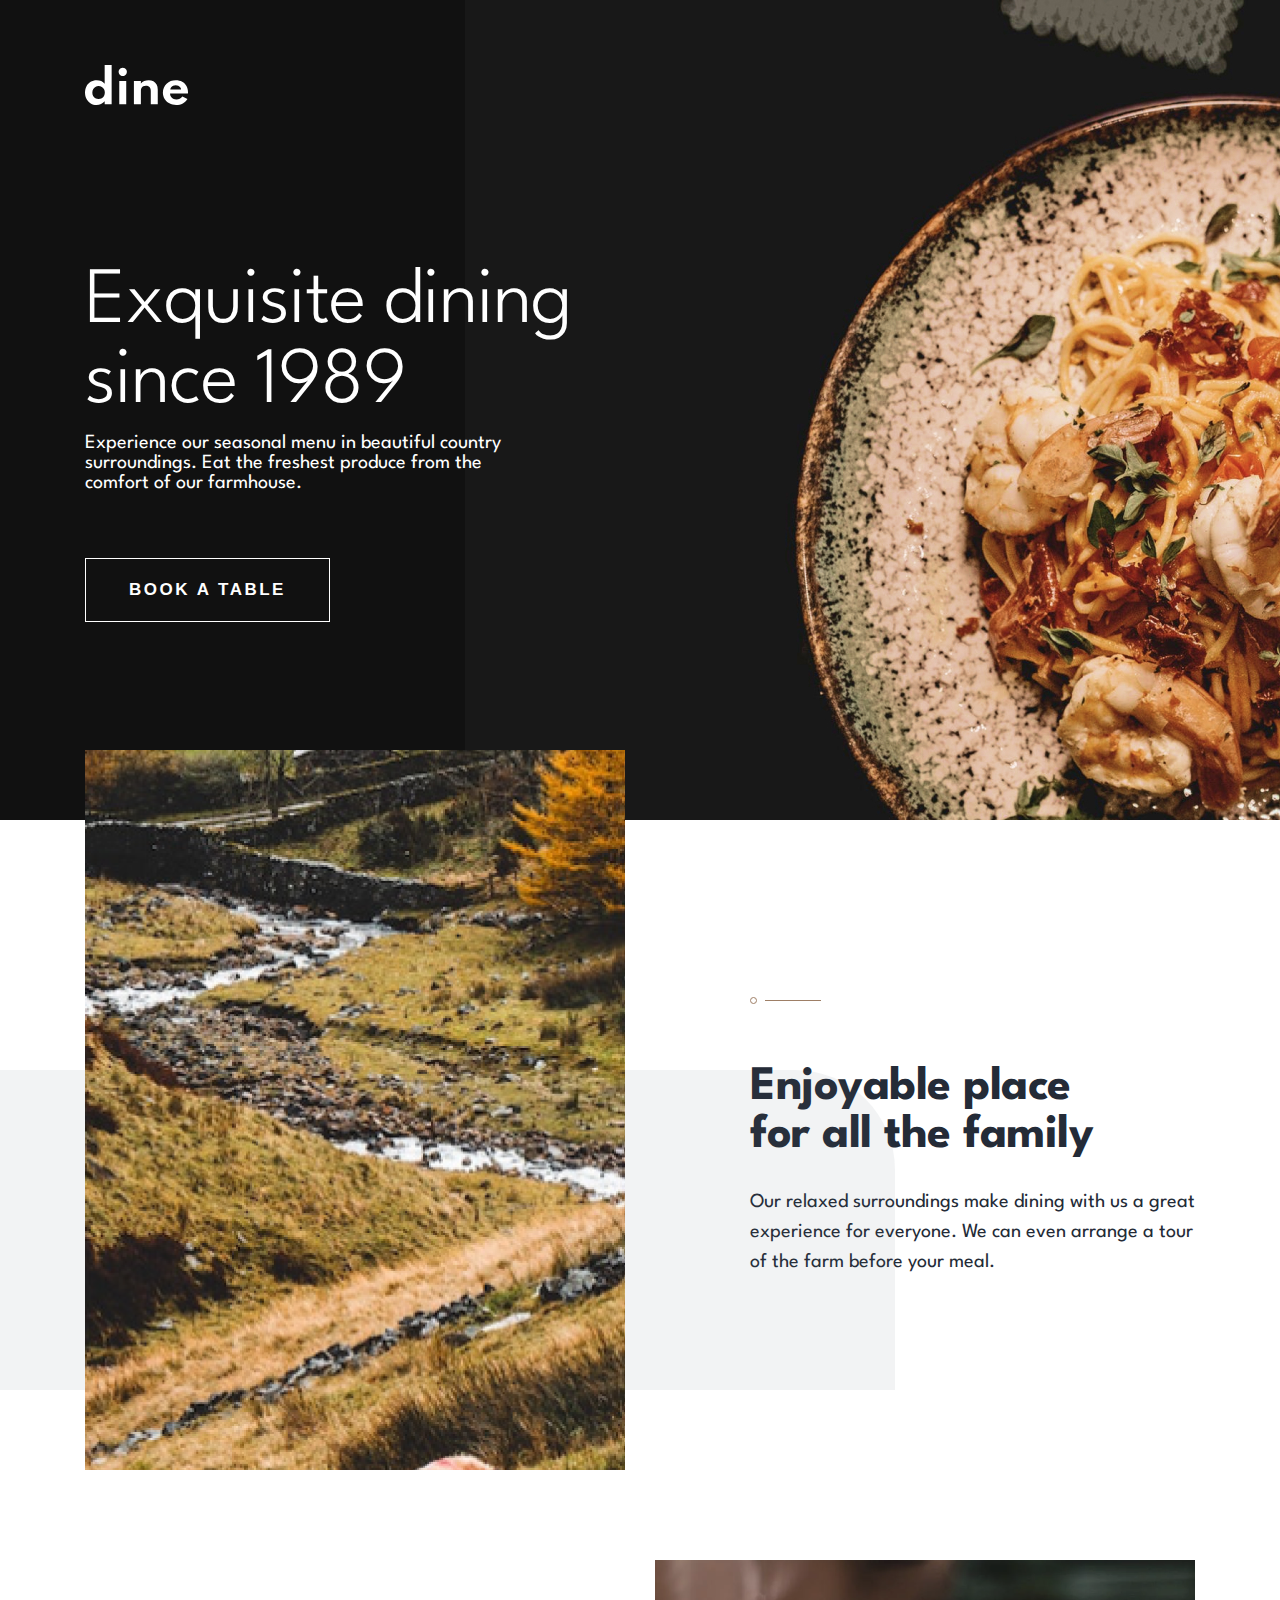
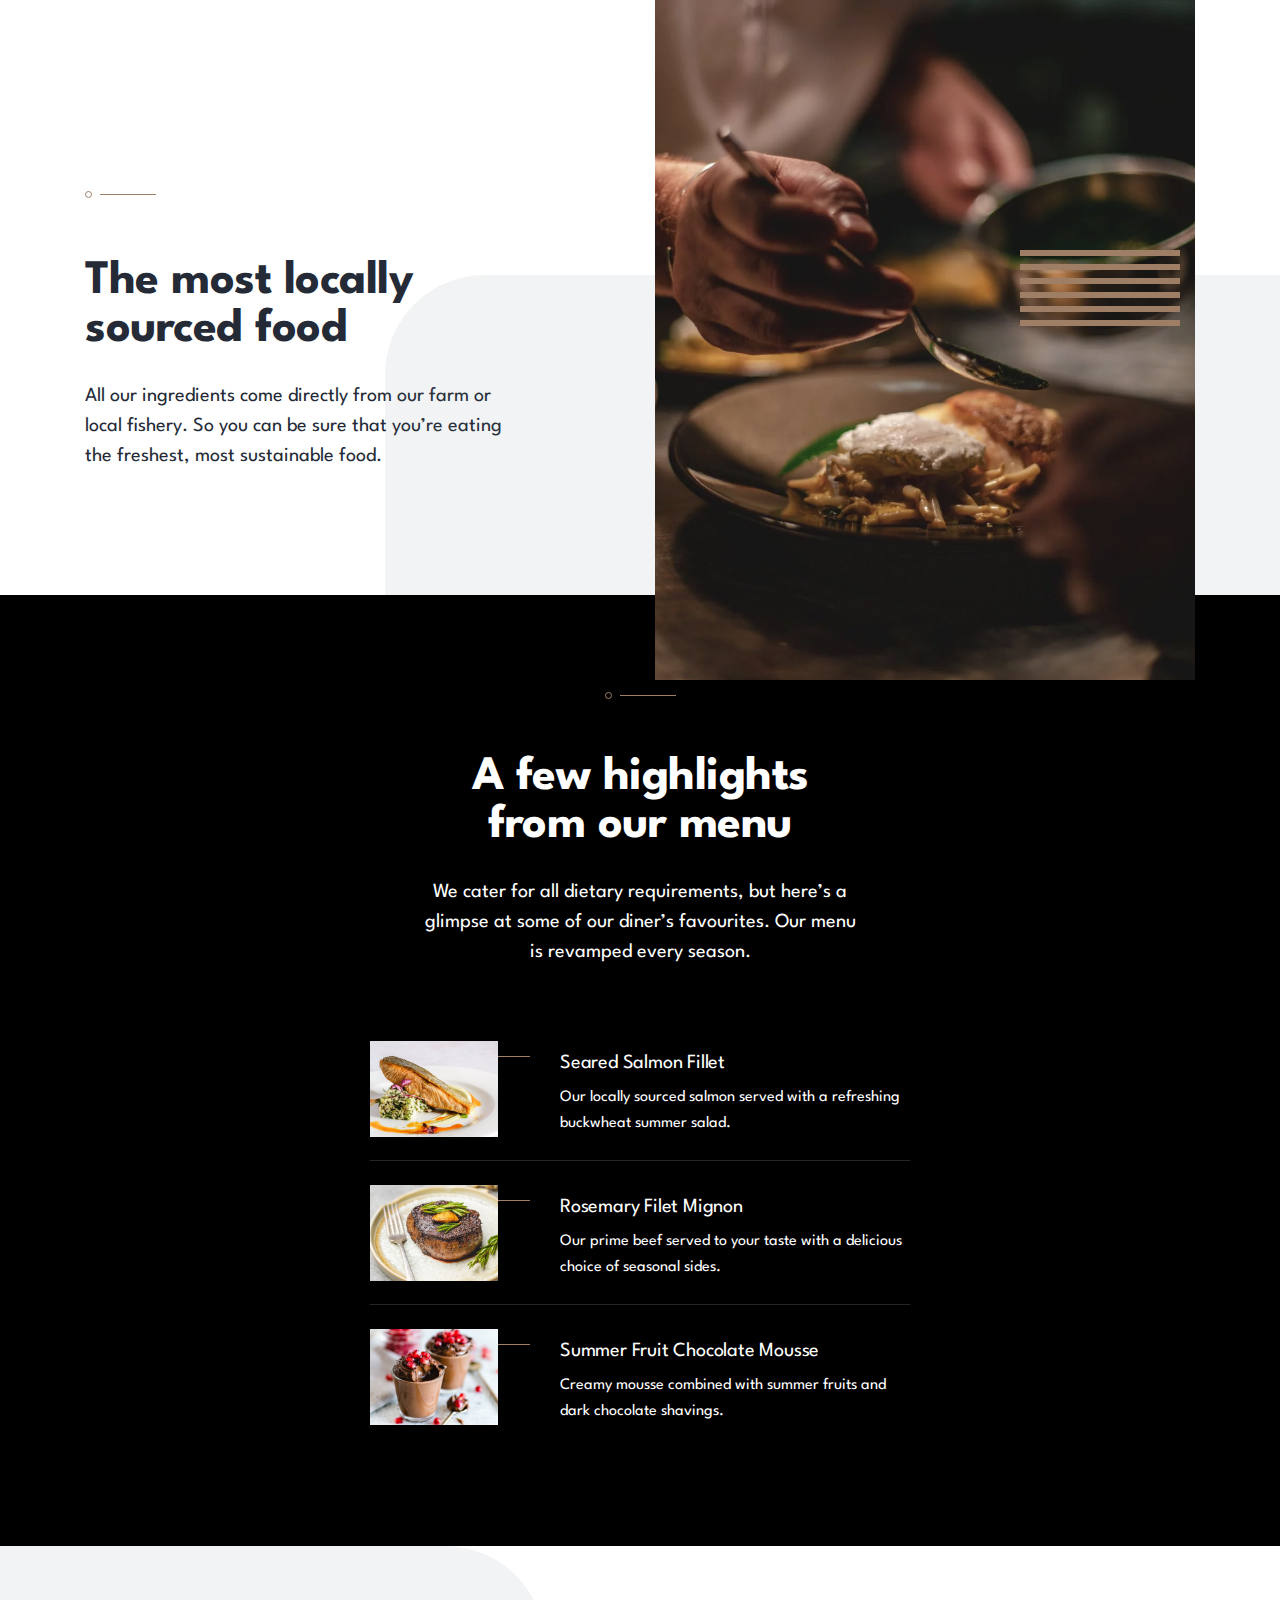
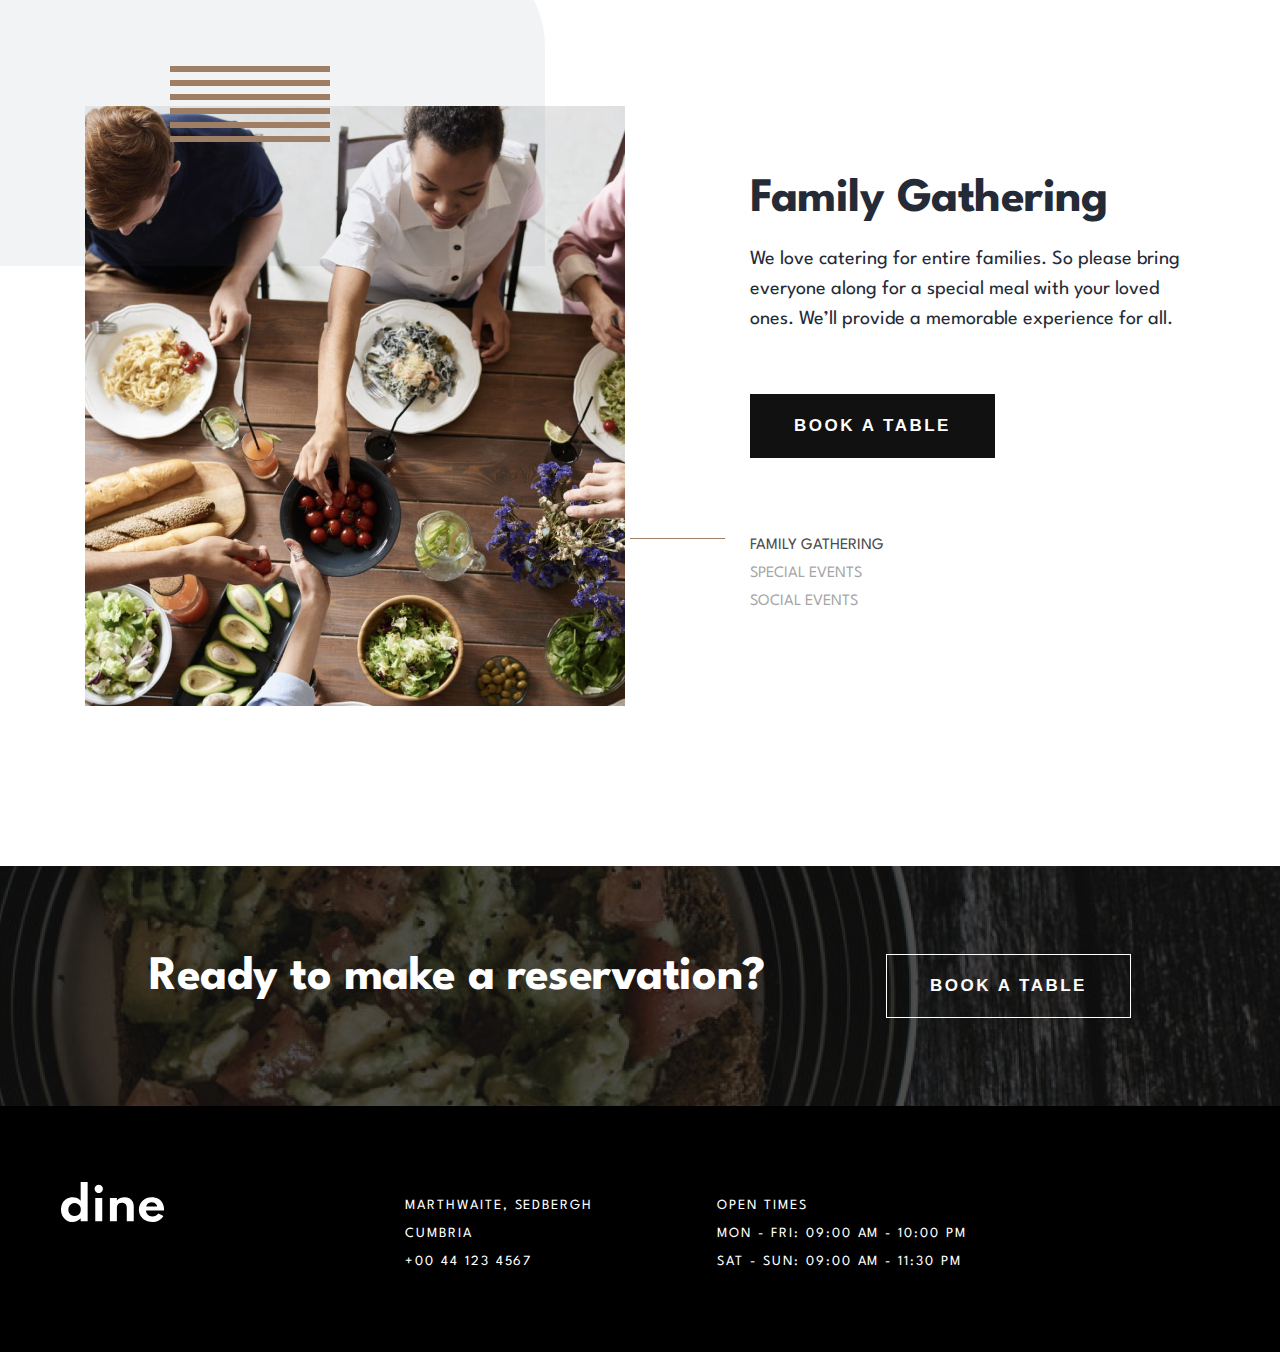
<file: index.html>
<!DOCTYPE html>
<html lang="en">
  <head>
    <meta charset="UTF-8" />
    <meta name="viewport" content="width=device-width, initial-scale=1.0" />
    <link rel="stylesheet" href="./src/css/main.css" />
    <link rel="stylesheet" href="./src/css/media.css" />
    <title>Dine Restaurant</title>
  </head>
  <body>
    <header class="header">
      <div class="container header-container">
        <img src="./src/img/icons/dine.svg" alt="" class="logo" />
        <div class="text">
          <span class="txt-wrap">
            <h1>Exquisite dining since 1989</h1>
          </span>
          <div>
            <p>
              Experience our seasonal menu in beautiful country surroundings.
              Eat the freshest produce from the comfort of our farmhouse.
            </p>
          </div>
          <a href="./form.html"><button class="btn">BOOK A TABLE</button></a>
        </div>
      </div>
    </header>
    <section class="enjoyable">
      <div class="icons-bg"></div>
      <div class="container enjoyable-container">
        <div class="image">
          <img src="./src/img/enjoyable-img.png" alt="" class="enjoyable-img" />
          <img
            src="./src/img/enjoyable-tablet.png"
            alt=""
            class="enjoyable-tablet"
          />
          <img
            src="./src/img/enjoyable-mobile.png"
            alt="mobile-img"
            class="enjoyable-mobile"
          />
        </div>
        <div class="wrapper">
          <div class="enjoyable-text">
            <img
              src="./src/img/icons/small-icon.svg"
              alt="small-icon"
              class="small-icon"
            />
            <h2 class="title">
              Enjoyable place <br />
              for all the family
            </h2>
            <p class="description">
              Our relaxed surroundings make dining with us a great experience
              for everyone. We can even arrange a tour of the farm before your
              meal.
            </p>
          </div>
        </div>
      </div>
    </section>
    <section class="food">
      <div class="icons-bg"></div>
      <img
        src="./src/img/icons/card-icon.svg"
        alt="card-icon"
        class="card-icon"
      />
      <div class="container food-container">
        <div class="wrapper">
          <div class="enjoyable-text">
            <img
              src="./src/img/icons/small-icon.svg"
              alt="small-icon"
              class="small-icon"
            />
            <h2 class="title">The most locally sourced food</h2>
            <p class="description">
              All our ingredients come directly from our farm or local fishery.
              So you can be sure that you’re eating the freshest, most
              sustainable food.
            </p>
          </div>
        </div>
        <div class="image">
          <img src="./src/img/food-img.png" alt="food-img" class="food-img" />
          <img
            src="./src/img/food-tablet.png"
            alt="food-tablet"
            class="food-tablet"
          />
          <img
            src="./src/img/food-mobile.png"
            alt="food-mobile"
            class="food-mobile"
          />
        </div>
      </div>
    </section>
    <section class="our-menu">
      <div class="container menu-container">
        <img src="./src/img/icons/small-icon.svg" alt="" class="small-icon" />
        <div class="wrapper">
          <div class="text">
            <h2 class="title">A few highlights from our menu</h2>
            <p class="description">
              We cater for all dietary requirements, but here’s a glimpse at
              some of our diner’s favourites. Our menu is revamped every season.
            </p>
          </div>
          <div class="cards"></div>
        </div>
      </div>
    </section>
    <section class="information-card">
      <div class="icons-bg"></div>
      <img src="./src/img/icons/card-icon.svg" alt="icon " class="icon" />
      <div class="container information-container">
        <img src="./src/img/info-cards/img-1.png" alt="infoImg" id="infoImg" />
        <div class="information-text">
          <div class="tablet-text">
            <h2 class="title" id="title">Family Gathering</h2>
            <p class="description" id="description">
              We love catering for entire families. So please bring everyone
              along for a special meal with your loved ones. We’ll provide a
              memorable experience for all.
            </p>
           <a href="./form.html"> <button class="btn">BOOK A TABLE</button></a>
          </div>
          <div class="wrap">
            <h4 class="infoBtn active" id="0">FAMILY GATHERING</h4>
            <h4 class="infoBtn" id="1">SPECIAL EVENTS</h4>
            <h4 class="infoBtn" id="2">SOCIAL EVENTS</h4>
          </div>
        </div>
      </div>
    </section>
    <footer class="footer">
      <div class="footer-image">
        <div class="container image-container">
          <h1>Ready to make a reservation?</h1>
        <a href="./form.html"> <button class="btn">BOOK A TABLE</button></a>
        </div>
      </div>
      <div class="footer-info">
        <div class="container footer-container">
          <img src="./src/img/icons/dine.svg" alt="logo" />
          <div class="footer-list">
            <div class="list">
              <ul>
                <li>Marthwaite, Sedbergh</li>
                <li>Cumbria</li>
                <li>+00 44 123 4567</li>
              </ul>
            </div>
            <div class="list">
              <ul>
                <li>OPEN TIMES</li>
                <li>MON - FRI: 09:00 AM - 10:00 PM</li>
                <li>SAT - SUN: 09:00 AM - 11:30 PM</li>
              </ul>
            </div>
          </div>
        </div>
      </div>
    </footer>
    <script src="./src/javascript/main.js"></script>
  </body>
</html>
</file>
<file: src/css/main.css>
@import url("https://fonts.googleapis.com/css2?family=League+Spartan:wght@100..900&display=swap");
* {
  margin: 0;
  padding: 0;
  -webkit-box-sizing: border-box;
          box-sizing: border-box;
}

a {
  text-decoration: none;
}

html, body, div, span, applet, object, iframe,
h1, h2, h3, h4, h5, h6, p, blockquote, pre,
a, abbr, acronym, address, big, cite, code,
del, dfn, em, img, ins, kbd, q, s, samp,
small, strike, strong, sub, sup, tt, var,
b, u, i, center,
dl, dt, dd, ol, ul, li,
fieldset, form, label, legend,
table, caption, tbody, tfoot, thead, tr, th, td,
article, aside, canvas, details, embed,
figure, figcaption, footer, header, hgroup,
menu, nav, output, ruby, section, summary,
time, mark, audio, video {
  margin: 0;
  padding: 0;
  border: 0;
  font-size: 100%;
  font: inherit;
  vertical-align: baseline;
}

/* HTML5 display-role reset for older browsers */
article, aside, details, figcaption, figure,
footer, header, hgroup, menu, nav, section {
  display: block;
}

body {
  line-height: 1;
}

ol, ul {
  list-style: none;
}

blockquote, q {
  quotes: none;
}

blockquote:before, blockquote:after,
q:before, q:after {
  content: "";
  content: none;
}

table {
  border-collapse: collapse;
  border-spacing: 0;
}

:root {
  --fs-h1:48px
  --fs-h2:20px;
  --fs-h3:16px
  --fs-h4:14px ;
}

.container {
  width: 100%;
  max-width: 1158px;
  margin: 0 auto;
  padding: 0 24px;
}

.btn {
  width: 245px;
  height: 64px;
  border: 1px solid #ffffff;
  background-color: transparent;
  color: #ffffff;
  font-size: 17px;
  font-weight: 600;
  letter-spacing: 2.5px;
  cursor: pointer;
}
.btn:hover {
  background: #fff;
  color: black;
  -webkit-transition: 1s;
  transition: 1s;
}

.small-icon {
  margin-bottom: 55px;
}

.description {
  font-size: 20px;
  font-weight: 400;
}

.title {
  font-size: 48px;
  font-weight: 700;
  letter-spacing: -0.5px;
}

.icons-bg {
  border-radius: 0 100px 0 0;
  width: 895px;
  height: 320px;
  background: #5c6779;
  opacity: 0.08;
}

.wrapper {
  padding-top: 177px;
}
.wrapper .enjoyable-text {
  max-width: 445px;
  padding: 0;
}
.wrapper .enjoyable-text h2 {
  color: #242b37;
  margin-bottom: 27px;
}
.wrapper .enjoyable-text p {
  color: #242b37;
  line-height: 150%;
}

.errorInput {
  border-bottom: 1px solid red;
}

body {
  font-family: "League Spartan", sans-serif;
  color: #ffffff;
}

.header {
  min-height: 820px;
  background-image: url(/src/img/header-bg.jpg);
  background-position: center;
  background-repeat: no-repeat;
  background-size: cover;
  padding-top: 65px;
}
.header .header-container .logo {
  margin-bottom: 153px;
}
.header .header-container .text {
  width: 100%;
  max-width: 507px;
}
.header .header-container .text h1 {
  font-size: 80px;
  font-weight: 300;
  letter-spacing: -1px;
  margin-bottom: 10px;
}
.header .header-container .text div {
  width: 100%;
  max-width: 445px;
}
.header .header-container .text div p {
  font-size: 20px;
  font-weight: 400;
  margin-bottom: 65px;
}

.enjoyable {
  position: relative;
}
.enjoyable .icons-bg {
  position: absolute;
  top: 250px;
}
.enjoyable .enjoyable-container {
  display: -webkit-box;
  display: -ms-flexbox;
  display: flex;
  -webkit-box-pack: justify;
      -ms-flex-pack: justify;
          justify-content: space-between;
  gap: 25px;
}
.enjoyable .enjoyable-container .image {
  height: 650px;
}
.enjoyable .enjoyable-container .image .enjoyable-img {
  position: absolute;
  bottom: 0px;
}
.enjoyable .enjoyable-container .image .enjoyable-img:hover {
  -webkit-transform: scale(1.005);
      -ms-transform: scale(1.005);
          transform: scale(1.005);
  -webkit-transition: 1s;
  transition: 1s;
  -webkit-box-shadow: 0 12px 12px 5px rgba(193, 187, 187, 0.811);
          box-shadow: 0 12px 12px 5px rgba(193, 187, 187, 0.811);
}
.enjoyable .enjoyable-container .image .enjoyable-tablet {
  display: none;
}
.enjoyable .enjoyable-container .image .enjoyable-mobile {
  display: none;
}

.food {
  position: relative;
}
.food .icons-bg {
  border-radius: 100px 0 0 0;
  position: absolute;
  right: 0;
  bottom: 0;
}
.food .card-icon {
  position: absolute;
  right: 100px;
  top: 380px;
  z-index: 1;
}
.food .food-container {
  display: -webkit-box;
  display: -ms-flexbox;
  display: flex;
  -webkit-box-pack: justify;
      -ms-flex-pack: justify;
          justify-content: space-between;
}
.food .food-container .image {
  position: relative;
}
.food .food-container .image .food-img {
  position: relative;
  top: 90px;
}
.food .food-container .image .food-img:hover {
  -webkit-transform: scale(1.005);
      -ms-transform: scale(1.005);
          transform: scale(1.005);
  -webkit-transition: 1s;
  transition: 1s;
}
.food .food-container .image .food-tablet {
  display: none;
}
.food .food-container .image .food-mobile {
  display: none;
}
.food .food-container .wrapper {
  padding-top: 321px;
}

.our-menu {
  min-height: 761px;
  background-color: #000;
  padding: 200px 165px 120px 165px;
}
.our-menu .menu-container .wrapper {
  display: -webkit-box;
  display: -ms-flexbox;
  display: flex;
  -webkit-box-pack: justify;
      -ms-flex-pack: justify;
          justify-content: space-between;
  padding: 0;
  gap: 20px;
}
.our-menu .menu-container .wrapper .text {
  width: 445px;
}
.our-menu .menu-container .wrapper .text h2 {
  margin-bottom: 27px;
}
.our-menu .menu-container .wrapper .text p {
  line-height: 30px;
}
.our-menu .menu-container .wrapper .cards .card {
  width: 100%;
  max-width: 540px;
  border-bottom: 1px solid rgba(255, 255, 255, 0.15);
  min-height: 120px;
  margin-bottom: 24px;
  display: -webkit-box;
  display: -ms-flexbox;
  display: flex;
  -webkit-box-pack: justify;
      -ms-flex-pack: justify;
          justify-content: space-between;
  gap: 30px;
}
.our-menu .menu-container .wrapper .cards .card .image {
  display: -webkit-box;
  display: -ms-flexbox;
  display: flex;
}
.our-menu .menu-container .wrapper .cards .card .image img {
  width: 128px;
  height: 96px;
}
.our-menu .menu-container .wrapper .cards .card .image span {
  width: 32px;
  margin-top: 15px;
  height: 1px;
  background-color: #9e7f66;
}
.our-menu .menu-container .wrapper .cards .card .card-text h2 {
  margin-top: 10px;
  margin-bottom: 10px;
}

.information-card {
  margin-bottom: 160px;
  position: relative;
}
.information-card .icons-bg {
  position: absolute;
  width: 545px;
  left: 0;
  top: 0;
}
.information-card .icon {
  position: absolute;
  top: 120px;
  left: 170px;
}
.information-card .information-container {
  padding-top: 160px;
  display: -webkit-box;
  display: -ms-flexbox;
  display: flex;
  -webkit-box-pack: justify;
      -ms-flex-pack: justify;
          justify-content: space-between;
}
.information-card .information-container #infoImg {
  width: 540px;
  height: 600px;
  cursor: pointer;
}
.information-card .information-container #infoImg:hover {
  -webkit-transform: scale(1.005);
      -ms-transform: scale(1.005);
          transform: scale(1.005);
  -webkit-transition: 1s;
  transition: 1s;
  -webkit-box-shadow: 0 12px 12px 5px rgba(193, 187, 187, 0.811);
          box-shadow: 0 12px 12px 5px rgba(193, 187, 187, 0.811);
}
.information-card .information-container .information-text {
  width: 100%;
  max-width: 445px;
  padding-top: 70px;
}
.information-card .information-container .information-text h2 {
  letter-spacing: -0.01em;
  color: #242b37;
  margin-bottom: 20px;
}
.information-card .information-container .information-text p {
  line-height: 150%;
  color: #242b37;
  margin-bottom: 60px;
}
.information-card .information-container .information-text button {
  border: none;
  background: #111;
  margin-bottom: 80px;
}
.information-card .information-container .information-text button:hover {
  background-color: transparent;
  border: 1px solid black;
}
.information-card .information-container .information-text h4 {
  color: rgba(76, 76, 76, 0.5);
  cursor: pointer;
  margin-bottom: 12px;
  position: relative;
}
.information-card .information-container .information-text .infoBtn:hover {
  color: #4c4c4c;
}
.information-card .information-container .information-text .infoBtn:hover::before {
  content: "";
  width: 95px;
  height: 1px;
  background: #9e7f66;
  cursor: pointer;
  position: absolute;
  left: -120px;
}
.information-card .information-container .information-text .active {
  color: #4c4c4c;
}
.information-card .information-container .information-text .active::before {
  content: "";
  width: 95px;
  height: 1px;
  background: #9e7f66;
  cursor: pointer;
  position: absolute;
  left: -120px;
}

.footer .footer-image {
  min-height: 240px;
  background-image: url("../img/footer-bg_img.jpg");
  background-size: cover;
  background-position: center;
  background-repeat: no-repeat;
}
.footer .footer-image .image-container {
  display: -webkit-box;
  display: -ms-flexbox;
  display: flex;
  -webkit-box-pack: justify;
      -ms-flex-pack: justify;
          justify-content: space-between;
  padding: 88px;
}
.footer .footer-image .image-container h1 {
  font-weight: 700;
  font-size: 48px;
  line-height: 100%;
  letter-spacing: -0.01em;
  -webkit-box-align: baseline;
      -ms-flex-align: baseline;
          align-items: baseline;
}
.footer .footer-info {
  background-color: #000;
}
.footer .footer-info .footer-container {
  padding: 76px 0;
  display: -webkit-box;
  display: -ms-flexbox;
  display: flex;
  -webkit-box-pack: justify;
      -ms-flex-pack: justify;
          justify-content: space-between;
  -webkit-box-align: start;
      -ms-flex-align: start;
          align-items: start;
}
.footer .footer-info .footer-container .footer-list {
  padding-top: 10px;
  width: 100%;
  max-width: 814px;
  display: -webkit-box;
  display: -ms-flexbox;
  display: flex;
  gap: 124px;
}
.footer .footer-info .footer-container .footer-list .list ul li {
  font-family: var(--font-family);
  font-weight: 400;
  font-size: 14px;
  line-height: 200%;
  letter-spacing: 0.14em;
  text-transform: uppercase;
  color: #fff;
  cursor: pointer;
}
</file>
<file: src/css/media.css>
@media (max-width: 1080px) {
  .enjoyable {
    margin-bottom: 118px;
  }
  .enjoyable .icons-bg {
    top: 100px;
    width: 378px;
  }
  .enjoyable .enjoyable-container {
    -webkit-box-orient: vertical;
    -webkit-box-direction: normal;
        -ms-flex-direction: column;
            flex-direction: column;
    -webkit-box-align: center;
        -ms-flex-align: center;
            align-items: center;
    text-align: center;
    padding: 0 24px;
  }
  .enjoyable .enjoyable-container .image {
    height: inherit;
    position: relative;
    margin-bottom: 30px;
  }
  .enjoyable .enjoyable-container .image .enjoyable-img {
    display: none;
  }
  .enjoyable .enjoyable-container .image .enjoyable-tablet {
    display: block;
    margin-top: -90px;
  }
  .enjoyable .enjoyable-container .wrapper {
    padding-top: 0;
  }
  .enjoyable .enjoyable-container .wrapper .small-icon {
    margin-bottom: 39px;
  }
  .food {
    margin-bottom: 83px;
  }
  .food .card-icon {
    position: absolute;
    right: 50px;
    top: 190px;
    z-index: 1;
  }
  .food .icons-bg {
    width: 378px;
  }
  .food .food-container {
    -webkit-box-orient: vertical;
    -webkit-box-direction: reverse;
        -ms-flex-direction: column-reverse;
            flex-direction: column-reverse;
    -webkit-box-align: center;
        -ms-flex-align: center;
            align-items: center;
    text-align: center;
    padding: 0 24px;
  }
  .food .food-container .image {
    margin-bottom: 56px;
  }
  .food .food-container .image .food-img {
    display: none;
  }
  .food .food-container .image .food-tablet {
    display: block;
  }
  .food .food-container .wrapper {
    padding-top: 0;
  }
  .our-menu .menu-container .wrapper {
    -webkit-box-orient: vertical;
    -webkit-box-direction: normal;
        -ms-flex-direction: column;
            flex-direction: column;
    -webkit-box-align: center;
        -ms-flex-align: center;
            align-items: center;
  }
  .information-card {
    margin-bottom: 120px;
  }
  .information-card .icon {
    position: absolute;
    top: 120px;
    left: 40px;
  }
  .information-card .information-container {
    -webkit-box-orient: vertical;
    -webkit-box-direction: normal;
        -ms-flex-direction: column;
            flex-direction: column;
    -webkit-box-align: center;
        -ms-flex-align: center;
            align-items: center;
  }
  .information-card .information-container #infoImg {
    margin-bottom: 57px;
    max-width: 573px;
    height: 400px;
  }
  .information-card .information-container .information-text {
    max-width: 689px;
    position: relative;
    display: -webkit-box;
    display: -ms-flexbox;
    display: flex;
    -webkit-box-orient: vertical;
    -webkit-box-direction: normal;
        -ms-flex-direction: column;
            flex-direction: column;
    -webkit-box-align: center;
        -ms-flex-align: center;
            align-items: center;
    text-align: center;
  }
  .information-card .information-container .information-text .wrap {
    width: 100%;
    display: -webkit-box;
    display: -ms-flexbox;
    display: flex;
    -webkit-box-pack: justify;
        -ms-flex-pack: justify;
            justify-content: space-between;
    position: absolute;
    margin-bottom: 47px;
    top: 0;
  }
  .information-card .information-container .information-text .active::before {
    content: "";
    width: 48px;
    height: 1px;
    background: #9e7f66;
    cursor: pointer;
    position: absolute;
    left: 35px;
    top: 30px;
  }
  .information-card .information-container .information-text .tablet-text {
    max-width: 457px;
  }
  .information-card .information-container .information-text .tablet-text .btn {
    margin-bottom: 0;
  }
  .footer .footer-image .image-container {
    -webkit-box-orient: vertical;
    -webkit-box-direction: normal;
        -ms-flex-direction: column;
            flex-direction: column;
    -webkit-box-align: center;
        -ms-flex-align: center;
            align-items: center;
    gap: 24px;
  }
  .footer .footer-info .footer-container {
    padding: 66px;
    gap: 129px;
  }
  .footer .footer-info .footer-container .footer-list {
    -webkit-box-orient: vertical;
    -webkit-box-direction: normal;
        -ms-flex-direction: column;
            flex-direction: column;
    gap: 32px;
  }
  .footer .footer-info .footer-container .footer-list .list {
    width: 250px;
  }
  .form-header {
    margin-bottom: 435px;
  }
  .form-header .form-header_container img {
    margin-bottom: 70px;
  }
  .form-header .form-header_container .info {
    display: -webkit-box;
    display: -ms-flexbox;
    display: flex;
    -webkit-box-orient: vertical;
    -webkit-box-direction: normal;
        -ms-flex-direction: column;
            flex-direction: column;
    -webkit-box-align: center;
        -ms-flex-align: center;
            align-items: center;
  }
  .form-header .form-header_container .info .text {
    max-width: 573px;
    text-align: center;
  }
  .form-header .form-header_container .info .text h1 {
    font-size: 48px;
  }
  .form-header .form-header_container .info .text p {
    margin-bottom: 38px;
  }
  .icons-bg {
    display: none;
  }
}
@media (max-width: 1000px) {
  .header {
    min-height: 992px;
    background-image: url(/src/img/header-tablet_img.jpg);
    background-position: center;
    background-repeat: no-repeat;
    background-size: cover;
    padding-top: 374px;
  }
  .header .header-container {
    display: -webkit-box;
    display: -ms-flexbox;
    display: flex;
    -webkit-box-orient: vertical;
    -webkit-box-direction: normal;
        -ms-flex-direction: column;
            flex-direction: column;
    -webkit-box-align: center;
        -ms-flex-align: center;
            align-items: center;
  }
  .header .header-container .logo {
    margin-bottom: 39px;
  }
  .header .header-container .text {
    display: -webkit-box;
    display: -ms-flexbox;
    display: flex;
    -webkit-box-orient: vertical;
    -webkit-box-direction: normal;
        -ms-flex-direction: column;
            flex-direction: column;
    -webkit-box-align: center;
        -ms-flex-align: center;
            align-items: center;
    text-align: center;
  }
  .header .header-container .text .txt-wrap {
    width: 350px;
  }
  .header .header-container .text h1 {
    font-weight: 300;
    font-size: 48px;
    line-height: 133%;
    letter-spacing: -0.01em;
  }
  .header .header-container .text div p {
    font-family: var(--font-family);
    font-weight: 400;
    font-size: 20px;
    line-height: 150%;
    text-align: center;
    color: #fff;
  }
}
@media (max-width: 600px) {
  .enjoyable .icons-bg {
    display: none;
  }
  .enjoyable .enjoyable-container {
    -webkit-box-orient: vertical;
    -webkit-box-direction: normal;
        -ms-flex-direction: column;
            flex-direction: column;
    -webkit-box-align: center;
        -ms-flex-align: center;
            align-items: center;
    text-align: center;
    padding: 0 24px;
  }
  .enjoyable .enjoyable-container .image .enjoyable-tablet {
    display: none;
  }
  .enjoyable .enjoyable-container .image .enjoyable-mobile {
    margin-top: -90px;
    display: block;
  }
  .enjoyable .enjoyable-container .wrapper {
    padding-top: 0;
  }
  .enjoyable .enjoyable-container .wrapper .small-icon {
    margin-bottom: 39px;
  }
  .enjoyable .enjoyable-container .wrapper .enjoyable-text h2 {
    font-size: 32px;
    margin-bottom: 10px;
  }
  .enjoyable .enjoyable-container .wrapper .enjoyable-text p {
    font-size: 16px;
  }
  .header {
    min-height: 748px;
    background-image: url(/src/img/header-mobile.jpg);
    padding-top: 210px;
  }
  .header .header-container {
    display: -webkit-box;
    display: -ms-flexbox;
    display: flex;
    -webkit-box-orient: vertical;
    -webkit-box-direction: normal;
        -ms-flex-direction: column;
            flex-direction: column;
    -webkit-box-align: center;
        -ms-flex-align: center;
            align-items: center;
  }
  .header .header-container .logo {
    margin-bottom: 36px;
  }
  .header .header-container .text .txt-wrap {
    width: 200px;
  }
  .header .header-container .text h1 {
    font-size: 32px;
  }
  .header .header-container .text div p {
    font-weight: 400;
    font-size: 16px;
  }
  .food {
    margin-bottom: 118px;
  }
  .food .card-icon {
    display: none;
  }
  .food .icons-bg {
    display: none;
  }
  .food .food-container {
    -webkit-box-orient: vertical;
    -webkit-box-direction: reverse;
        -ms-flex-direction: column-reverse;
            flex-direction: column-reverse;
    -webkit-box-align: center;
        -ms-flex-align: center;
            align-items: center;
    text-align: center;
    padding: 0 24px;
  }
  .food .food-container .image {
    margin-bottom: 56px;
  }
  .food .food-container .image .food-tablet {
    display: none;
  }
  .food .food-container .image .food-mobile {
    display: block;
  }
  .food .food-container .wrapper {
    padding-top: 0;
  }
  .food .food-container .wrapper .small-icon {
    margin-bottom: 39px;
  }
  .food .food-container .wrapper .enjoyable-text h2 {
    font-size: 32px;
    margin-bottom: 10px;
  }
  .food .food-container .wrapper .enjoyable-text p {
    font-size: 16px;
  }
  .information-card {
    margin-bottom: 120px;
  }
  .information-card .icon {
    display: none;
  }
  .information-card .icons-bg {
    display: none;
  }
  .information-card .information-container {
    padding-top: 0;
  }
  .information-card .information-container #infoImg {
    margin-bottom: 57px;
    max-width: 326px;
    height: 400px;
  }
  .information-card .information-container .information-text h2 {
    margin-top: 50px;
  }
  .information-card .information-container .information-text .wrap {
    width: 100%;
    display: block;
  }
  .information-card .information-container .information-text .wrap h4 {
    margin-bottom: 20px;
  }
  .information-card .information-container .information-text .active::before {
    content: "";
    left: 40%;
    top: 20px;
  }
  .information-card .information-container .information-text .tablet-text {
    max-width: 457px;
  }
  .information-card .information-container .information-text .tablet-text h2 {
    font-size: 32px;
  }
  .information-card .information-container .information-text .tablet-text p {
    font-size: 16px;
    margin-bottom: 27px;
  }
  .information-card .information-container .information-text .tablet-text .btn {
    margin-bottom: 0;
  }
  .footer .footer-image .image-container {
    text-align: center;
  }
  .footer .footer-image .image-container h1 {
    font-size: 32px;
    line-height: 125%;
    letter-spacing: -0.01em;
  }
  .footer .footer-info {
    padding: 78px 0;
  }
  .footer .footer-info .footer-container {
    -webkit-box-orient: vertical;
    -webkit-box-direction: normal;
        -ms-flex-direction: column;
            flex-direction: column;
    -webkit-box-align: center;
        -ms-flex-align: center;
            align-items: center;
    text-align: center;
    gap: 42px;
  }
  .footer .footer-info .footer-container .footer-list {
    -webkit-box-orient: vertical;
    -webkit-box-direction: normal;
        -ms-flex-direction: column;
            flex-direction: column;
    -webkit-box-align: center;
        -ms-flex-align: center;
            align-items: center;
    gap: 32px;
  }
  .form-header {
    margin-bottom: 534px;
    padding: 0 24px;
  }
  .form-header .form-header_container {
    display: -webkit-box;
    display: -ms-flexbox;
    display: flex;
    -webkit-box-orient: vertical;
    -webkit-box-direction: normal;
        -ms-flex-direction: column;
            flex-direction: column;
    -webkit-box-align: center;
        -ms-flex-align: center;
            align-items: center;
  }
  .form-header .form-header_container img {
    width: 82px;
    height: 32px;
    margin-bottom: 40px;
  }
  .form-header .form-header_container .info {
    display: -webkit-box;
    display: -ms-flexbox;
    display: flex;
    -webkit-box-orient: vertical;
    -webkit-box-direction: normal;
        -ms-flex-direction: column;
            flex-direction: column;
    -webkit-box-align: center;
        -ms-flex-align: center;
            align-items: center;
  }
  .form-header .form-header_container .info .text {
    max-width: 327px;
    text-align: center;
  }
  .form-header .form-header_container .info .text .btn {
    display: block;
    margin: 0 auto;
    margin-bottom: 90px;
  }
  .form-header .form-header_container .info .text h1 {
    font-size: 32px;
  }
  .form-header .form-header_container .info .text p {
    font-size: 16px;
    margin-bottom: 19px;
  }
}
@media (max-width: 600px) and (max-width: 400px) {
  .form-header .form-header_container .info .form {
    max-width: 327px;
  }
}
@media (max-width: 600px) {
  .form-header .form-header_container .info .form .date {
    -webkit-box-orient: vertical;
    -webkit-box-direction: normal;
        -ms-flex-direction: column;
            flex-direction: column;
    gap: 0;
  }
}
@media (max-width: 1350px) {
  .our-menu {
    min-height: 891px;
    padding: 97px;
  }
  .our-menu .menu-container {
    display: -webkit-box;
    display: -ms-flexbox;
    display: flex;
    -webkit-box-orient: vertical;
    -webkit-box-direction: normal;
        -ms-flex-direction: column;
            flex-direction: column;
    -webkit-box-align: center;
        -ms-flex-align: center;
            align-items: center;
  }
  .our-menu .menu-container .wrapper {
    -webkit-box-orient: vertical;
    -webkit-box-direction: normal;
        -ms-flex-direction: column;
            flex-direction: column;
  }
  .our-menu .menu-container .wrapper .text {
    text-align: center;
    margin: 0 auto;
    margin-bottom: 54px;
  }
  .our-menu .menu-container .wrapper .cards .card .card-text {
    max-width: 383px;
  }
  .our-menu .menu-container .wrapper .cards .card .card-text h2 {
    font-size: 20px;
    line-height: 120%;
    letter-spacing: -0.01em;
  }
  .our-menu .menu-container .wrapper .cards .card .card-text p {
    font-size: 16px;
    line-height: 162%;
  }
}
@media (max-width: 700px) {
  .our-menu {
    min-height: 891px;
    padding: 97px;
    margin-bottom: 80px;
  }
  .our-menu .menu-container .wrapper .text {
    width: 327px;
  }
  .our-menu .menu-container .wrapper .text h2 {
    font-size: 32px;
    margin-bottom: 13px;
  }
  .our-menu .menu-container .wrapper .text p {
    font-size: 16px;
    line-height: 162%;
    text-align: center;
  }
  .our-menu .menu-container .wrapper .cards .card {
    -webkit-box-orient: vertical;
    -webkit-box-direction: normal;
        -ms-flex-direction: column;
            flex-direction: column;
    -webkit-box-align: center;
        -ms-flex-align: center;
            align-items: center;
  }
  .our-menu .menu-container .wrapper .cards .card .image span {
    display: none;
  }
  .our-menu .menu-container .wrapper .cards .card .image img {
    width: 327px;
    height: 245px;
  }
  .our-menu .menu-container .wrapper .cards .card .card-text {
    text-align: center;
    margin-bottom: 54px;
  }
}
</file>
